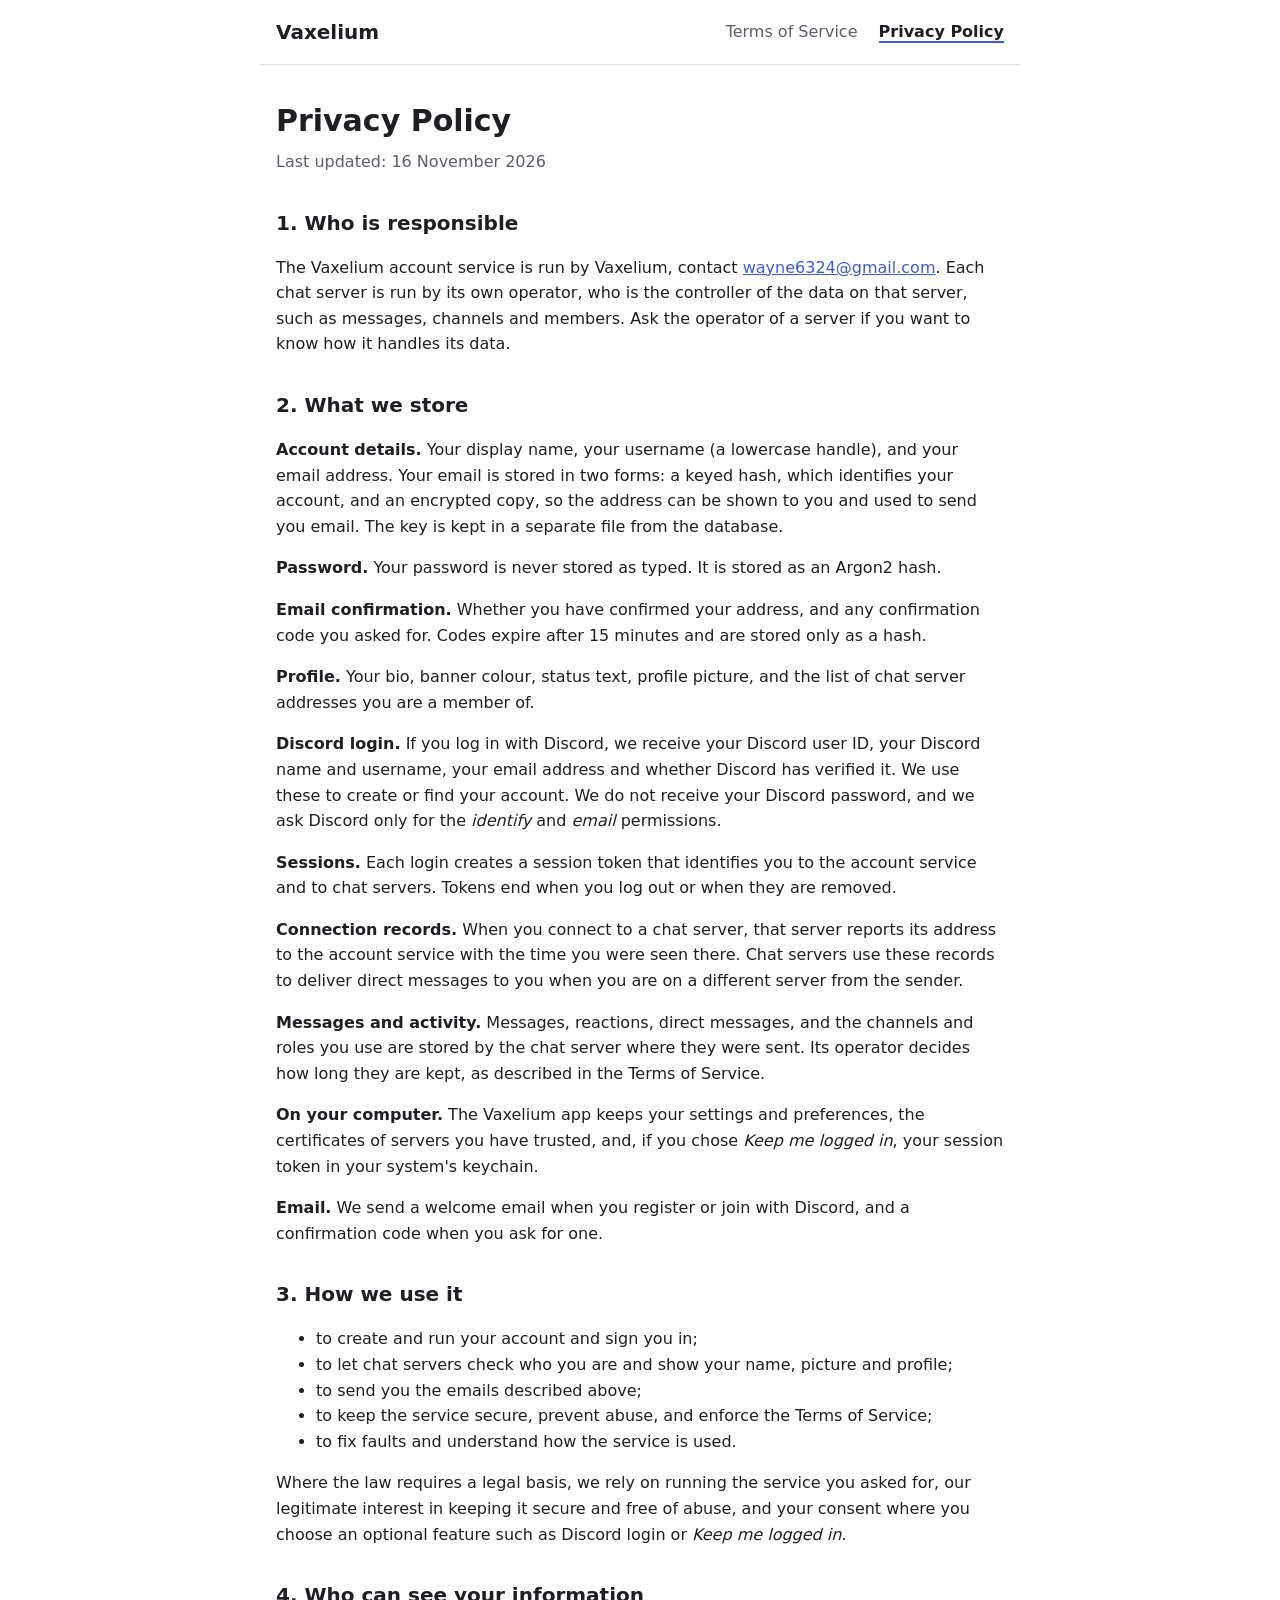
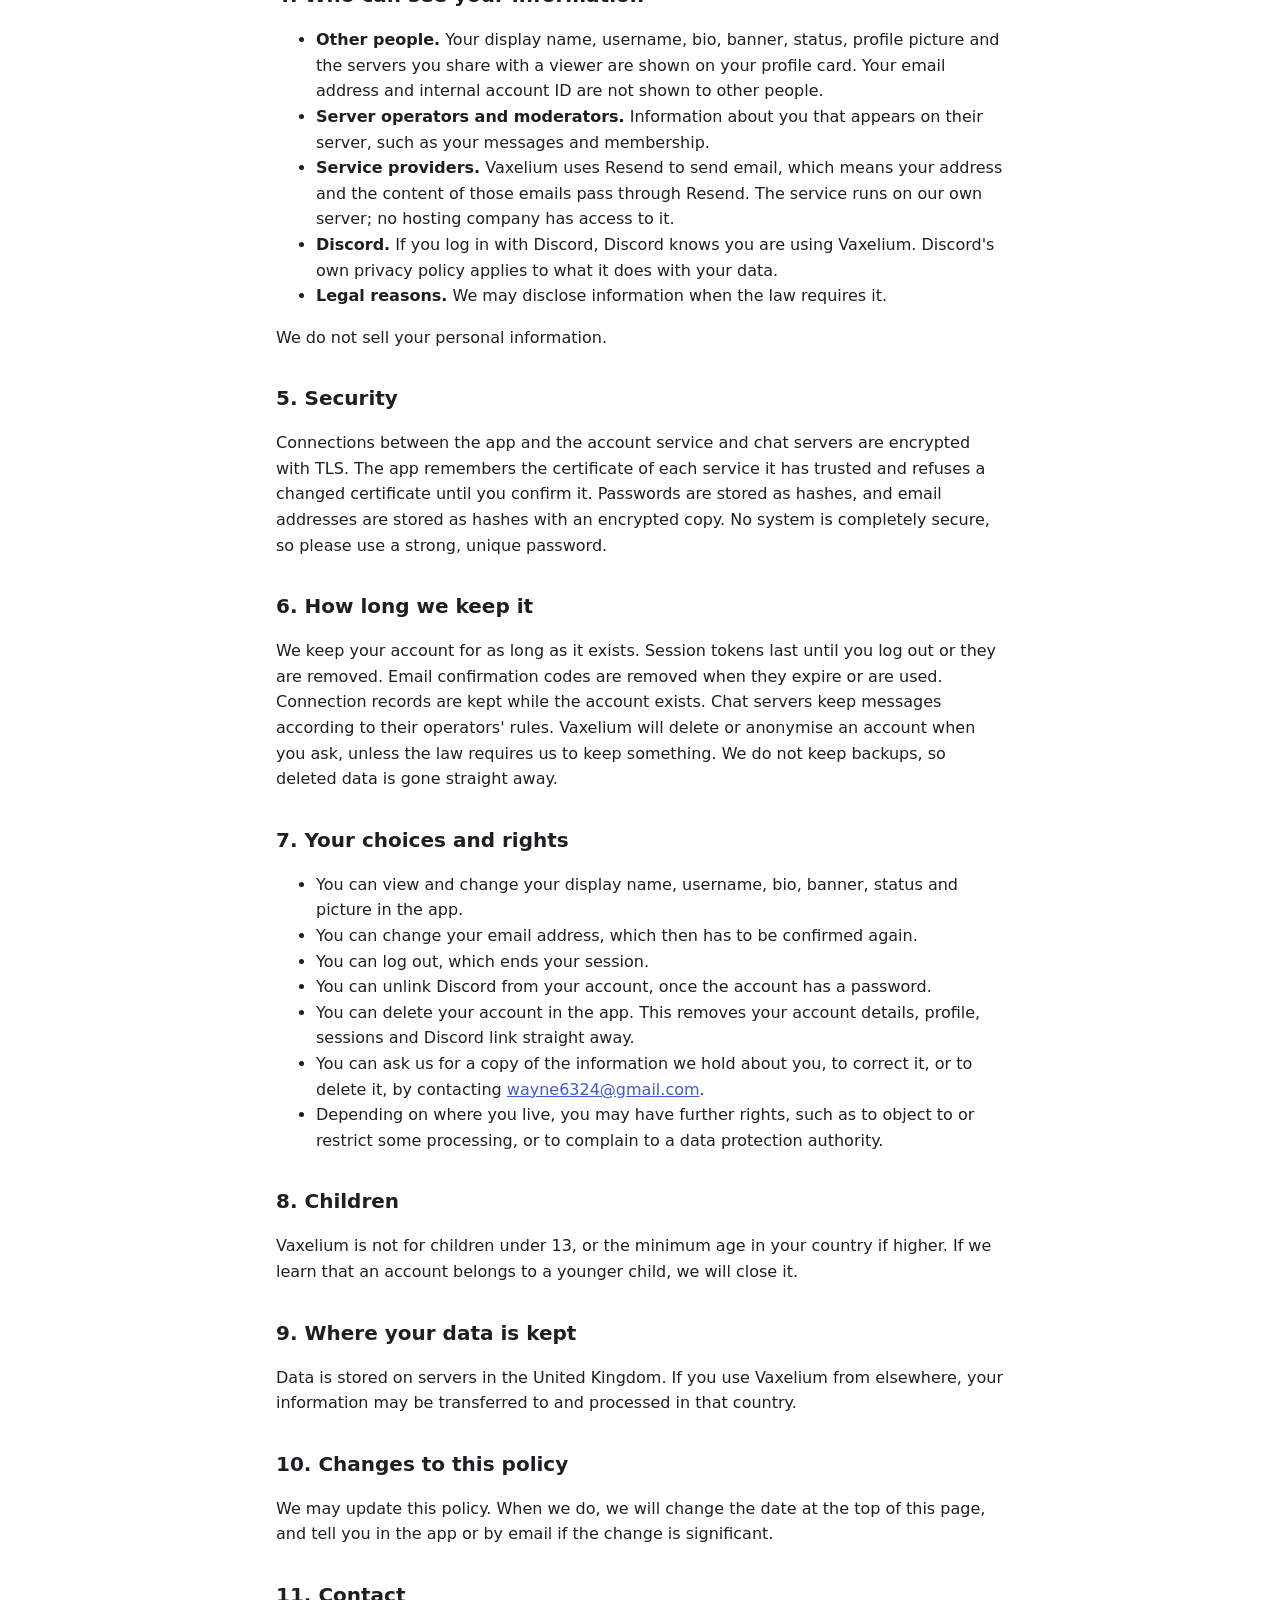
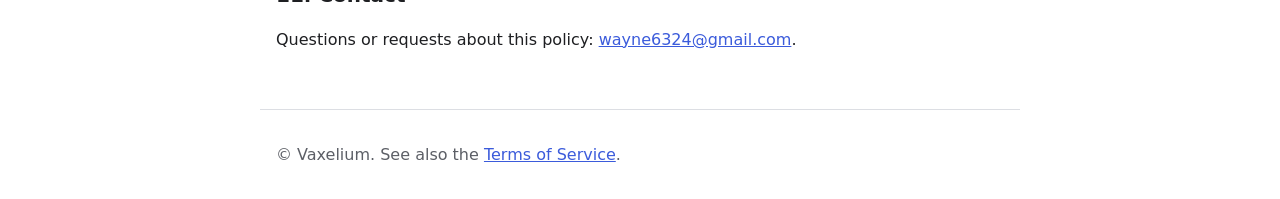
<file: docs/privacy.html>
<!doctype html>
<html lang="en">
<head>
    <meta charset="utf-8">
    <meta name="viewport" content="width=device-width, initial-scale=1">
    <title>Privacy Policy · Vaxelium</title>
    <meta name="description" content="What Vaxelium stores about you, why, and what you can do about it.">
    <link rel="stylesheet" href="style.css">
</head>
<body>
<header>
    <a class="brand" href="privacy.html">Vaxelium</a>
    <nav>
        <a href="terms.html">Terms of Service</a>
        <a href="privacy.html" aria-current="page">Privacy Policy</a>
    </nav>
</header>

<main>
    <h1>Privacy Policy</h1>
    <p class="updated">Last updated: 16 November 2026</p>


    <h2>1. Who is responsible</h2>
    <p>The Vaxelium account service is run by Vaxelium, contact <a href="mailto:wayne6324@gmail.com">wayne6324@gmail.com</a>. Each chat server is run by its own operator, who is the controller of the data on that server, such as messages, channels and members. Ask the operator of a server if you want to know how it handles its data.</p>

    <h2>2. What we store</h2>
    <p><strong>Account details.</strong> Your display name, your username (a lowercase handle), and your email address. Your email is stored in two forms: a keyed hash, which identifies your account, and an encrypted copy, so the address can be shown to you and used to send you email. The key is kept in a separate file from the database.</p>
    <p><strong>Password.</strong> Your password is never stored as typed. It is stored as an Argon2 hash.</p>
    <p><strong>Email confirmation.</strong> Whether you have confirmed your address, and any confirmation code you asked for. Codes expire after 15 minutes and are stored only as a hash.</p>
    <p><strong>Profile.</strong> Your bio, banner colour, status text, profile picture, and the list of chat server addresses you are a member of.</p>
    <p><strong>Discord login.</strong> If you log in with Discord, we receive your Discord user ID, your Discord name and username, your email address and whether Discord has verified it. We use these to create or find your account. We do not receive your Discord password, and we ask Discord only for the <em>identify</em> and <em>email</em> permissions.</p>
    <p><strong>Sessions.</strong> Each login creates a session token that identifies you to the account service and to chat servers. Tokens end when you log out or when they are removed.</p>
    <p><strong>Connection records.</strong> When you connect to a chat server, that server reports its address to the account service with the time you were seen there. Chat servers use these records to deliver direct messages to you when you are on a different server from the sender.</p>
    <p><strong>Messages and activity.</strong> Messages, reactions, direct messages, and the channels and roles you use are stored by the chat server where they were sent. Its operator decides how long they are kept, as described in the Terms of Service.</p>
    <p><strong>On your computer.</strong> The Vaxelium app keeps your settings and preferences, the certificates of servers you have trusted, and, if you chose <em>Keep me logged in</em>, your session token in your system's keychain.</p>
    <p><strong>Email.</strong> We send a welcome email when you register or join with Discord, and a confirmation code when you ask for one.</p>

    <h2>3. How we use it</h2>
    <ul>
        <li>to create and run your account and sign you in;</li>
        <li>to let chat servers check who you are and show your name, picture and profile;</li>
        <li>to send you the emails described above;</li>
        <li>to keep the service secure, prevent abuse, and enforce the Terms of Service;</li>
        <li>to fix faults and understand how the service is used.</li>
    </ul>
    <p>Where the law requires a legal basis, we rely on running the service you asked for, our legitimate interest in keeping it secure and free of abuse, and your consent where you choose an optional feature such as Discord login or <em>Keep me logged in</em>.</p>

    <h2>4. Who can see your information</h2>
    <ul>
        <li><strong>Other people.</strong> Your display name, username, bio, banner, status, profile picture and the servers you share with a viewer are shown on your profile card. Your email address and internal account ID are not shown to other people.</li>
        <li><strong>Server operators and moderators.</strong> Information about you that appears on their server, such as your messages and membership.</li>
        <li><strong>Service providers.</strong> Vaxelium uses Resend to send email, which means your address and the content of those emails pass through Resend. The service runs on our own server; no hosting company has access to it.</li>
        <li><strong>Discord.</strong> If you log in with Discord, Discord knows you are using Vaxelium. Discord's own privacy policy applies to what it does with your data.</li>
        <li><strong>Legal reasons.</strong> We may disclose information when the law requires it.</li>
    </ul>
    <p>We do not sell your personal information.</p>

    <h2>5. Security</h2>
    <p>Connections between the app and the account service and chat servers are encrypted with TLS. The app remembers the certificate of each service it has trusted and refuses a changed certificate until you confirm it. Passwords are stored as hashes, and email addresses are stored as hashes with an encrypted copy. No system is completely secure, so please use a strong, unique password.</p>

    <h2>6. How long we keep it</h2>
    <p>We keep your account for as long as it exists. Session tokens last until you log out or they are removed. Email confirmation codes are removed when they expire or are used. Connection records are kept while the account exists. Chat servers keep messages according to their operators' rules. Vaxelium will delete or anonymise an account when you ask, unless the law requires us to keep something. We do not keep backups, so deleted data is gone straight away.</p>

    <h2>7. Your choices and rights</h2>
    <ul>
        <li>You can view and change your display name, username, bio, banner, status and picture in the app.</li>
        <li>You can change your email address, which then has to be confirmed again.</li>
        <li>You can log out, which ends your session.</li>
        <li>You can unlink Discord from your account, once the account has a password.</li>
        <li>You can delete your account in the app. This removes your account details, profile, sessions and Discord link straight away.</li>
        <li>You can ask us for a copy of the information we hold about you, to correct it, or to delete it, by contacting <a href="mailto:wayne6324@gmail.com">wayne6324@gmail.com</a>.</li>
        <li>Depending on where you live, you may have further rights, such as to object to or restrict some processing, or to complain to a data protection authority.</li>
    </ul>

    <h2>8. Children</h2>
    <p>Vaxelium is not for children under 13, or the minimum age in your country if higher. If we learn that an account belongs to a younger child, we will close it.</p>

    <h2>9. Where your data is kept</h2>
    <p>Data is stored on servers in the United Kingdom. If you use Vaxelium from elsewhere, your information may be transferred to and processed in that country.</p>

    <h2>10. Changes to this policy</h2>
    <p>We may update this policy. When we do, we will change the date at the top of this page, and tell you in the app or by email if the change is significant.</p>

    <h2>11. Contact</h2>
    <p>Questions or requests about this policy: <a href="mailto:wayne6324@gmail.com">wayne6324@gmail.com</a>.</p>
</main>

<footer>
    <p>&copy; Vaxelium. See also the <a href="terms.html">Terms of Service</a>.</p>
</footer>
</body>
</html>
</file>
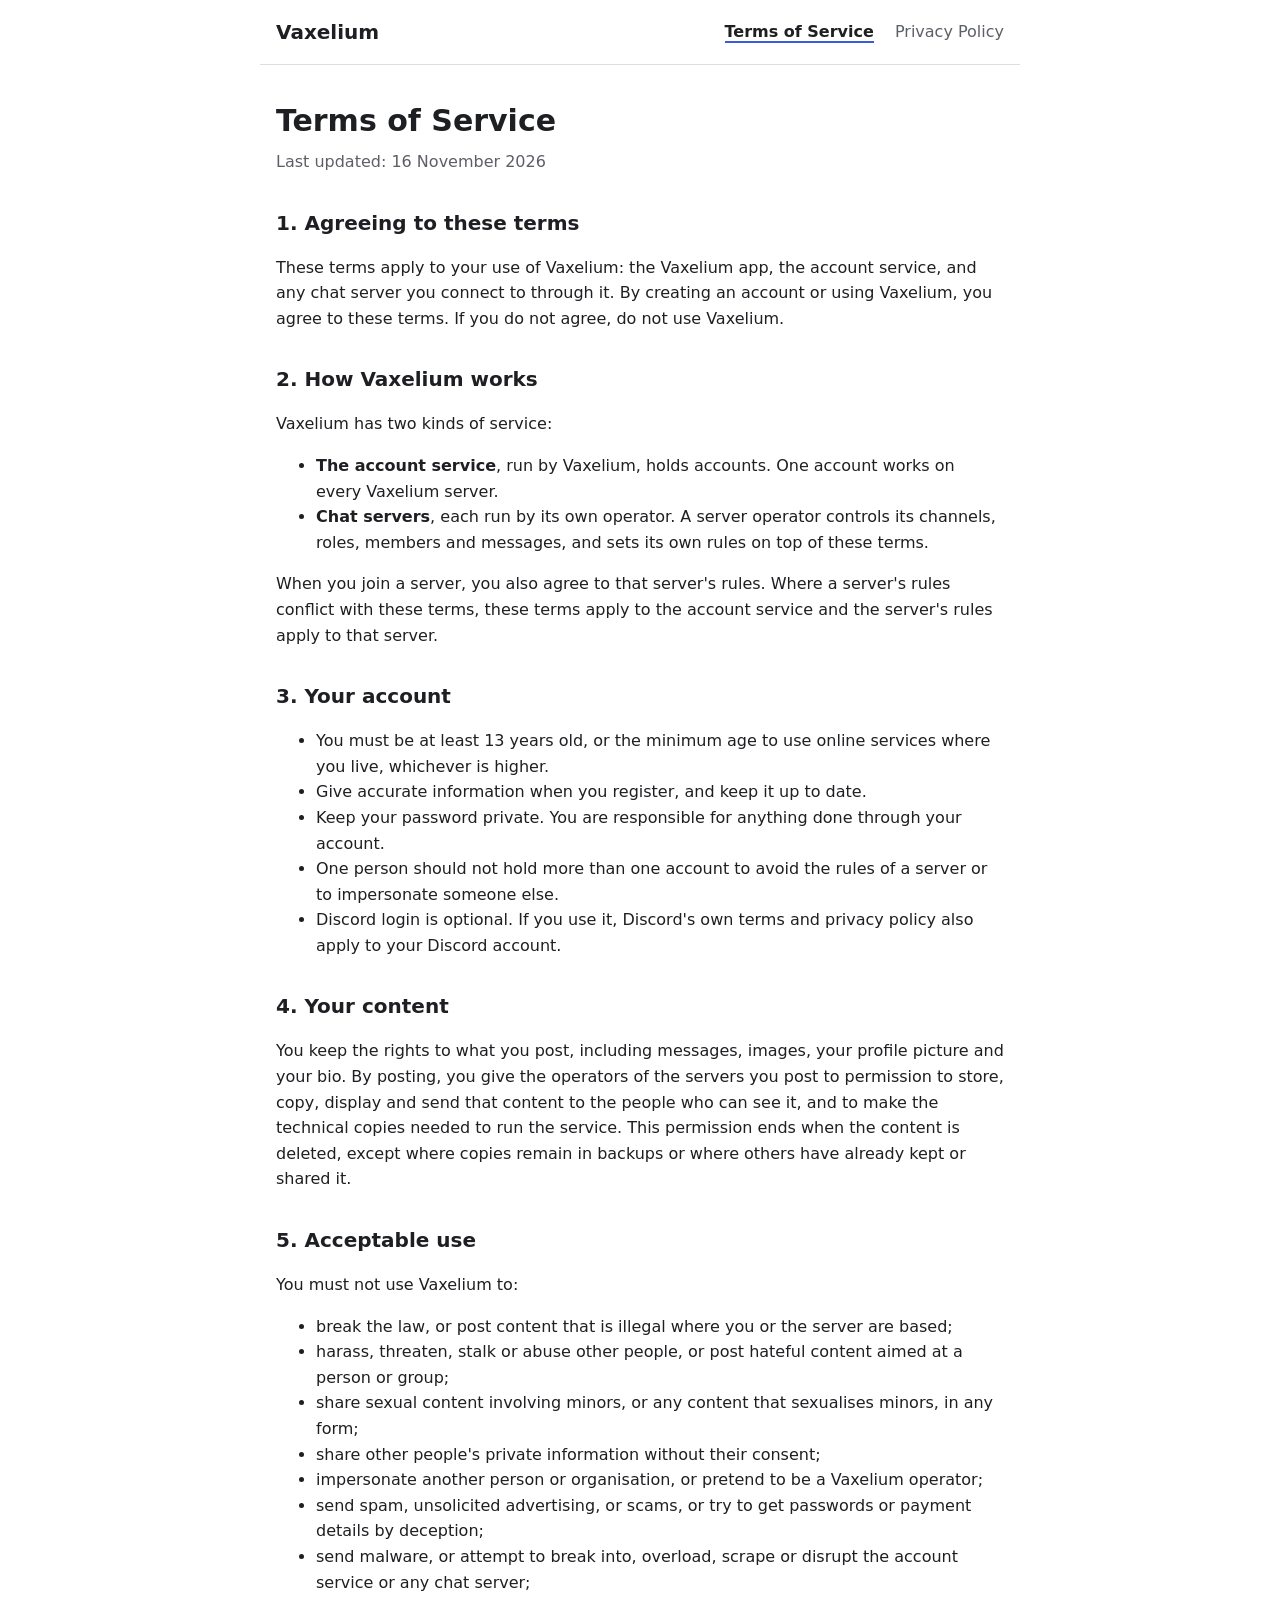
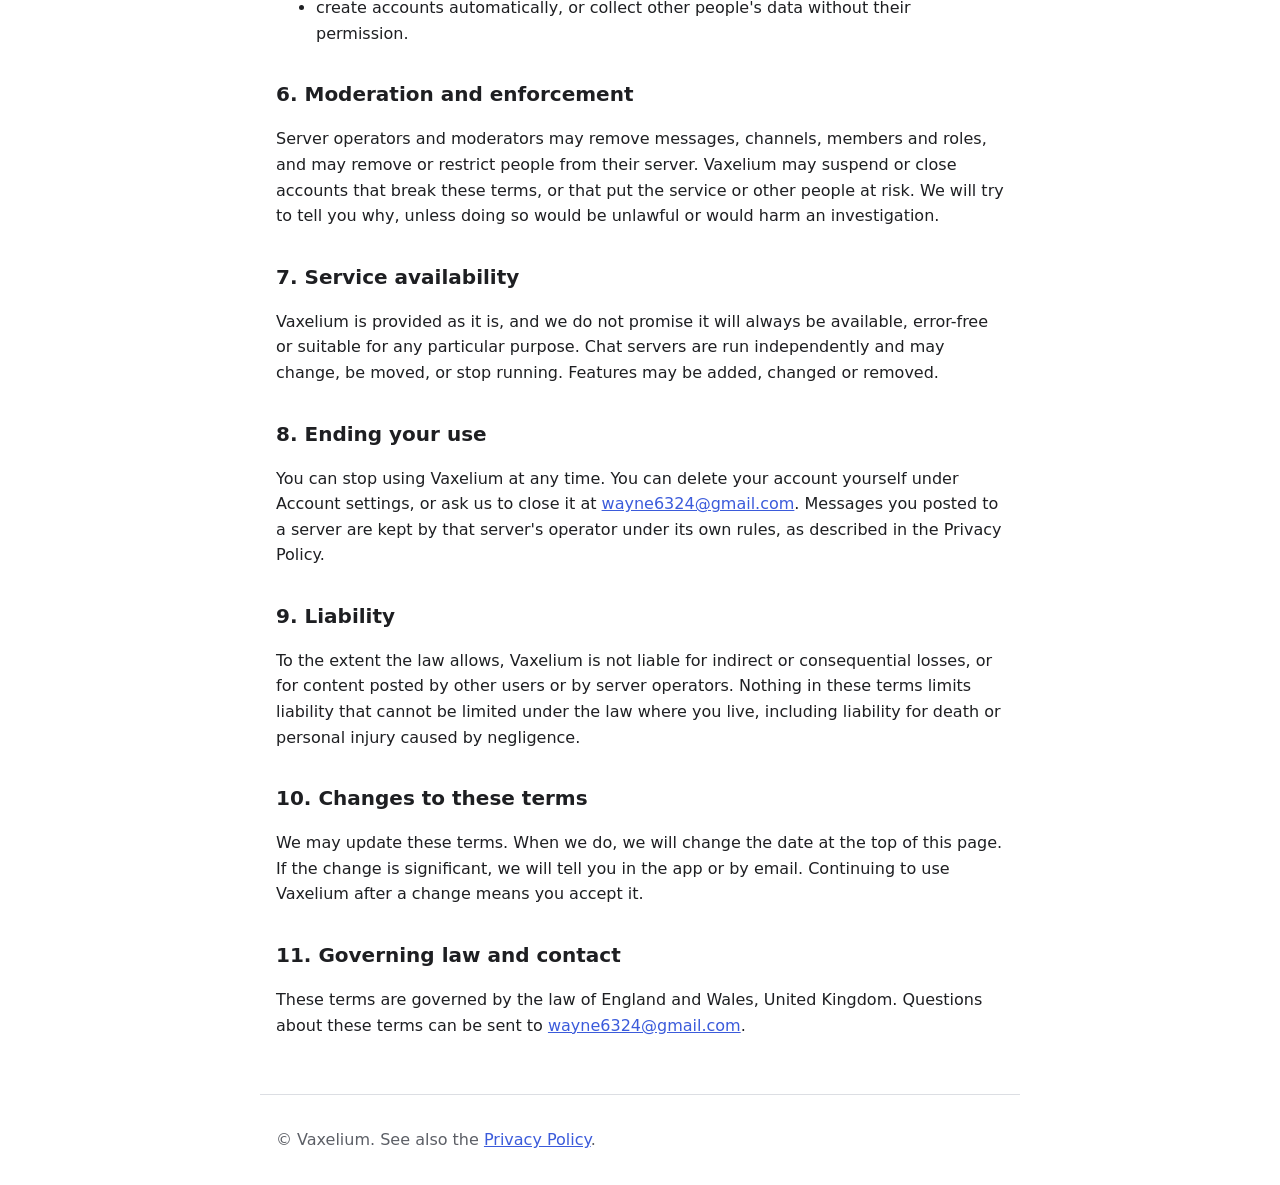
<file: docs/terms.html>
<!doctype html>
<html lang="en">
<head>
    <meta charset="utf-8">
    <meta name="viewport" content="width=device-width, initial-scale=1">
    <title>Terms of Service · Vaxelium</title>
    <meta name="description" content="The terms for using Vaxelium accounts and chat servers.">
    <link rel="stylesheet" href="style.css">
</head>
<body>
<header>
    <a class="brand" href="terms.html">Vaxelium</a>
    <nav>
        <a href="terms.html" aria-current="page">Terms of Service</a>
        <a href="privacy.html">Privacy Policy</a>
    </nav>
</header>

<main>
    <h1>Terms of Service</h1>
    <p class="updated">Last updated: 16 November 2026</p>


    <h2>1. Agreeing to these terms</h2>
    <p>These terms apply to your use of Vaxelium: the Vaxelium app, the account service, and any chat server you connect to through it. By creating an account or using Vaxelium, you agree to these terms. If you do not agree, do not use Vaxelium.</p>

    <h2>2. How Vaxelium works</h2>
    <p>Vaxelium has two kinds of service:</p>
    <ul>
        <li><strong>The account service</strong>, run by Vaxelium, holds accounts. One account works on every Vaxelium server.</li>
        <li><strong>Chat servers</strong>, each run by its own operator. A server operator controls its channels, roles, members and messages, and sets its own rules on top of these terms.</li>
    </ul>
    <p>When you join a server, you also agree to that server's rules. Where a server's rules conflict with these terms, these terms apply to the account service and the server's rules apply to that server.</p>

    <h2>3. Your account</h2>
    <ul>
        <li>You must be at least 13 years old, or the minimum age to use online services where you live, whichever is higher.</li>
        <li>Give accurate information when you register, and keep it up to date.</li>
        <li>Keep your password private. You are responsible for anything done through your account.</li>
        <li>One person should not hold more than one account to avoid the rules of a server or to impersonate someone else.</li>
        <li>Discord login is optional. If you use it, Discord's own terms and privacy policy also apply to your Discord account.</li>
    </ul>

    <h2>4. Your content</h2>
    <p>You keep the rights to what you post, including messages, images, your profile picture and your bio. By posting, you give the operators of the servers you post to permission to store, copy, display and send that content to the people who can see it, and to make the technical copies needed to run the service. This permission ends when the content is deleted, except where copies remain in backups or where others have already kept or shared it.</p>

    <h2>5. Acceptable use</h2>
    <p>You must not use Vaxelium to:</p>
    <ul>
        <li>break the law, or post content that is illegal where you or the server are based;</li>
        <li>harass, threaten, stalk or abuse other people, or post hateful content aimed at a person or group;</li>
        <li>share sexual content involving minors, or any content that sexualises minors, in any form;</li>
        <li>share other people's private information without their consent;</li>
        <li>impersonate another person or organisation, or pretend to be a Vaxelium operator;</li>
        <li>send spam, unsolicited advertising, or scams, or try to get passwords or payment details by deception;</li>
        <li>send malware, or attempt to break into, overload, scrape or disrupt the account service or any chat server;</li>
        <li>create accounts automatically, or collect other people's data without their permission.</li>
    </ul>

    <h2>6. Moderation and enforcement</h2>
    <p>Server operators and moderators may remove messages, channels, members and roles, and may remove or restrict people from their server. Vaxelium may suspend or close accounts that break these terms, or that put the service or other people at risk. We will try to tell you why, unless doing so would be unlawful or would harm an investigation.</p>

    <h2>7. Service availability</h2>
    <p>Vaxelium is provided as it is, and we do not promise it will always be available, error-free or suitable for any particular purpose. Chat servers are run independently and may change, be moved, or stop running. Features may be added, changed or removed.</p>

    <h2>8. Ending your use</h2>
    <p>You can stop using Vaxelium at any time. You can delete your account yourself under Account settings, or ask us to close it at <a href="mailto:wayne6324@gmail.com">wayne6324@gmail.com</a>. Messages you posted to a server are kept by that server's operator under its own rules, as described in the Privacy Policy.</p>

    <h2>9. Liability</h2>
    <p>To the extent the law allows, Vaxelium is not liable for indirect or consequential losses, or for content posted by other users or by server operators. Nothing in these terms limits liability that cannot be limited under the law where you live, including liability for death or personal injury caused by negligence.</p>

    <h2>10. Changes to these terms</h2>
    <p>We may update these terms. When we do, we will change the date at the top of this page. If the change is significant, we will tell you in the app or by email. Continuing to use Vaxelium after a change means you accept it.</p>

    <h2>11. Governing law and contact</h2>
    <p>These terms are governed by the law of England and Wales, United Kingdom. Questions about these terms can be sent to <a href="mailto:wayne6324@gmail.com">wayne6324@gmail.com</a>.</p>
</main>

<footer>
    <p>&copy; Vaxelium. See also the <a href="privacy.html">Privacy Policy</a>.</p>
</footer>
</body>
</html>
</file>
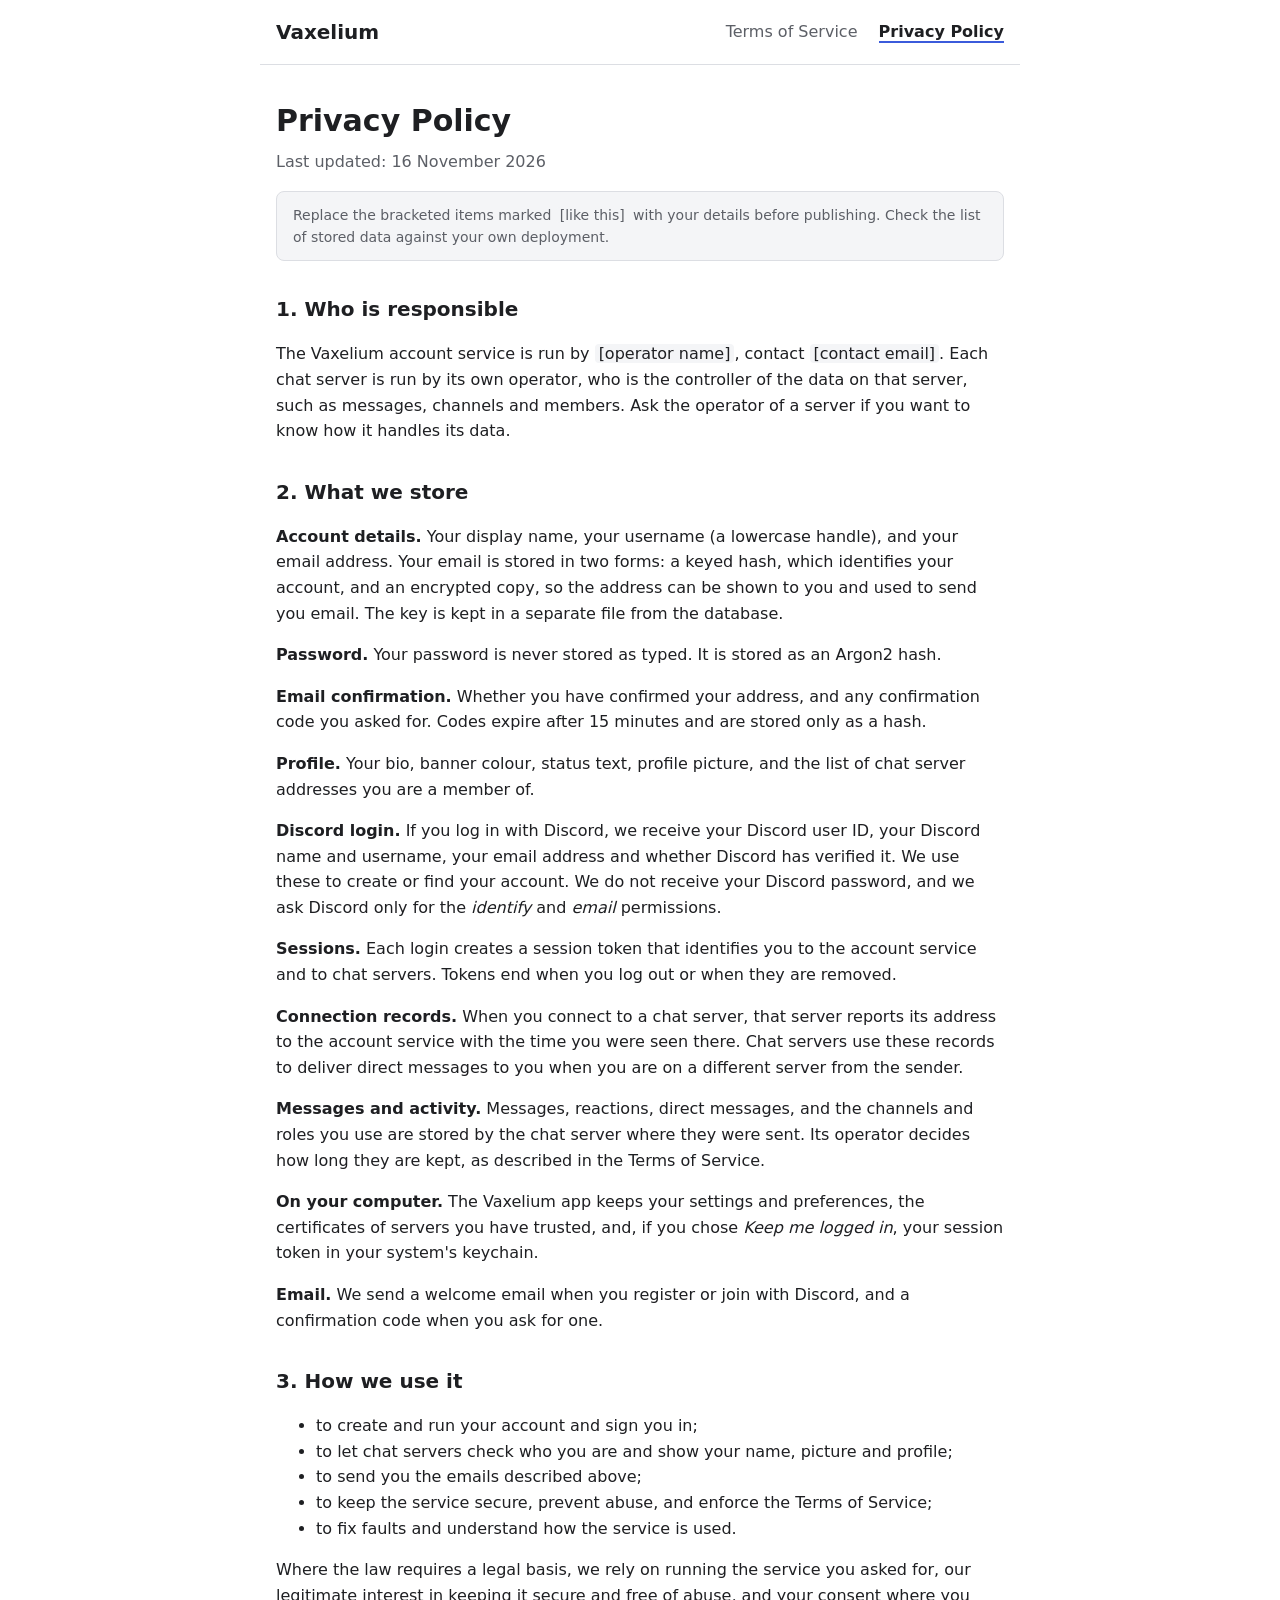
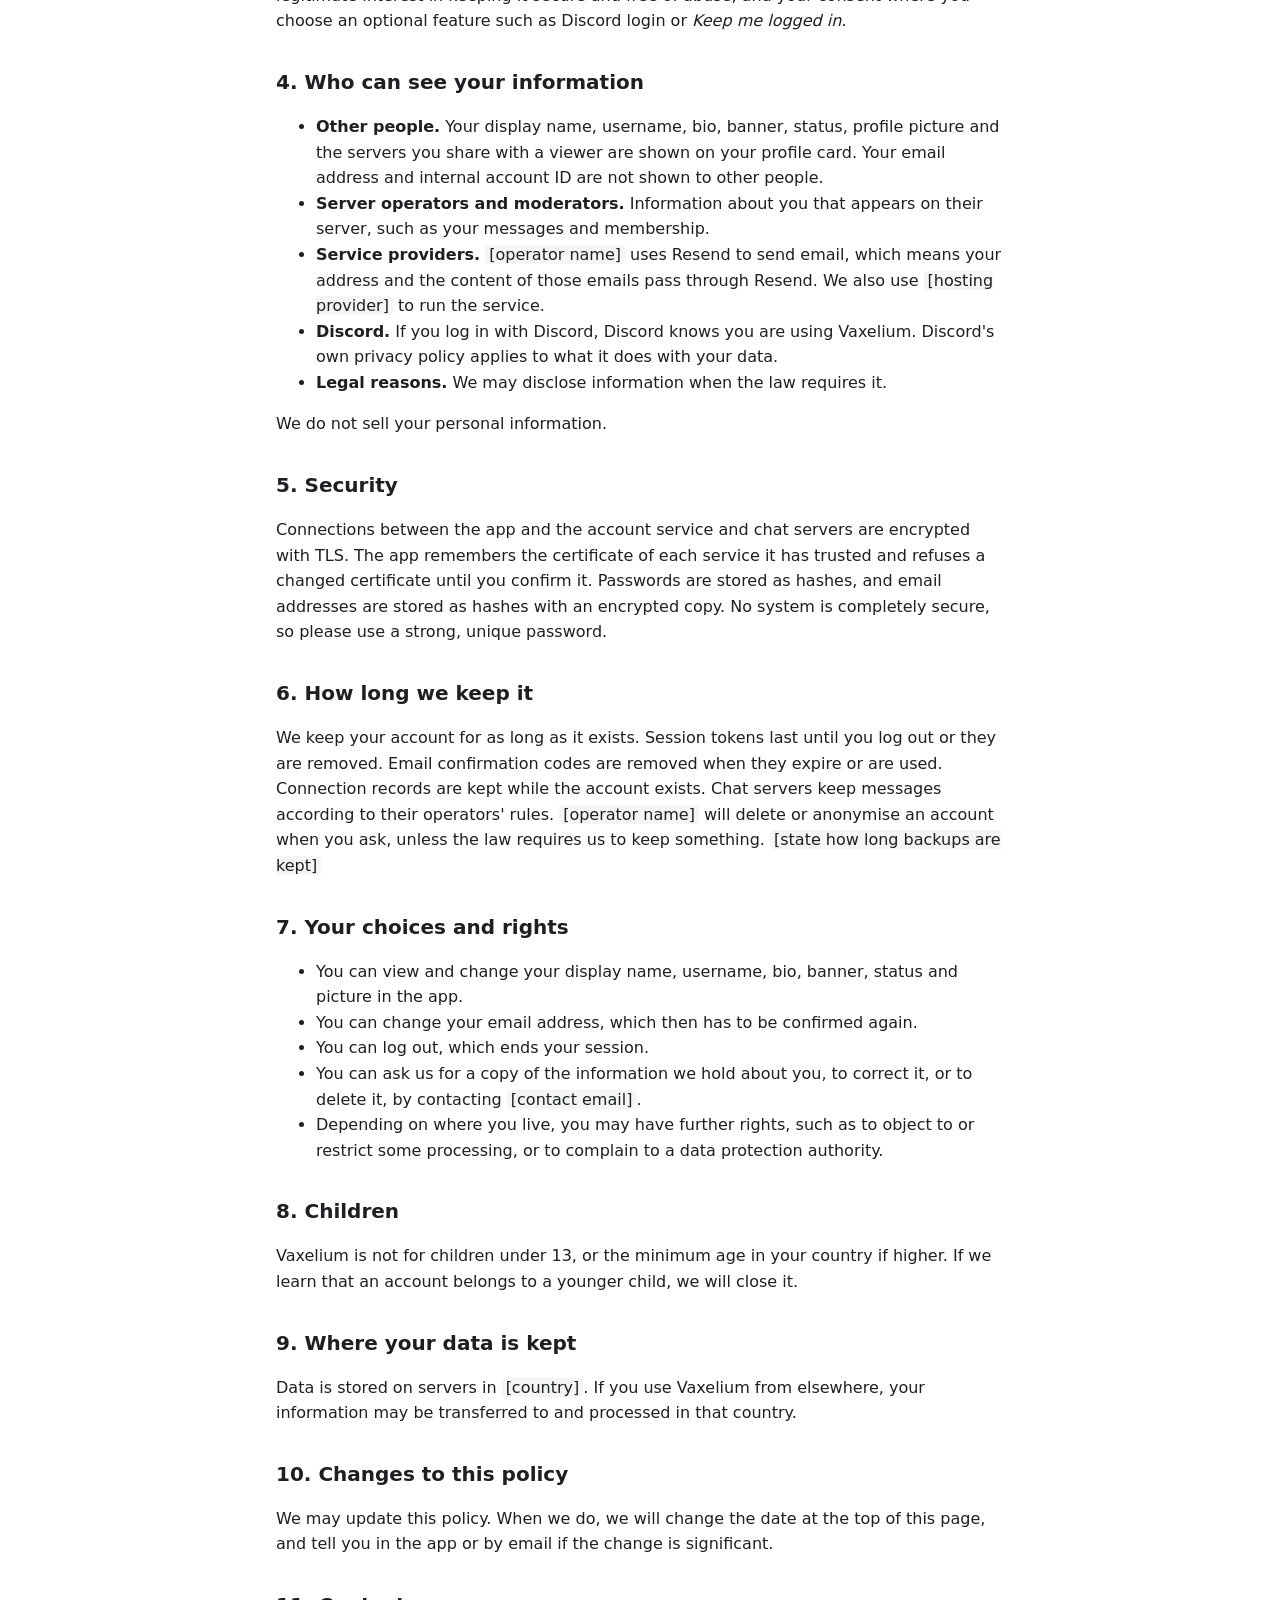
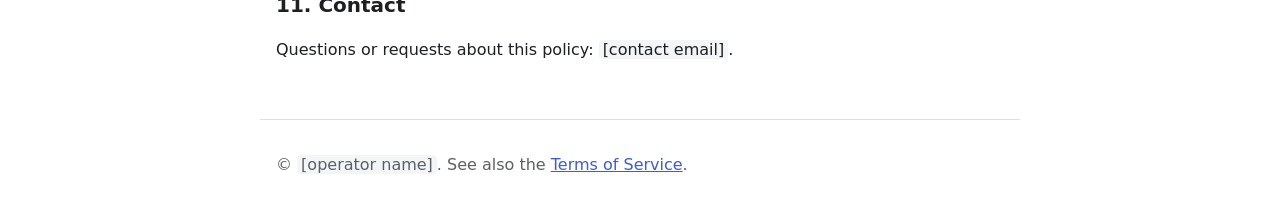
<file: web/privacy.html>
<!doctype html>
<html lang="en">
<head>
    <meta charset="utf-8">
    <meta name="viewport" content="width=device-width, initial-scale=1">
    <title>Privacy Policy · Vaxelium</title>
    <meta name="description" content="What Vaxelium stores about you, why, and what you can do about it.">
    <link rel="stylesheet" href="style.css">
</head>
<body>
<header>
    <a class="brand" href="privacy.html">Vaxelium</a>
    <nav>
        <a href="terms.html">Terms of Service</a>
        <a href="privacy.html" aria-current="page">Privacy Policy</a>
    </nav>
</header>

<main>
    <h1>Privacy Policy</h1>
    <p class="updated">Last updated: 16 November 2026</p>

    <p class="notice">Replace the bracketed items marked <span class="placeholder">[like this]</span> with your details before publishing. Check the list of stored data against your own deployment.</p>

    <h2>1. Who is responsible</h2>
    <p>The Vaxelium account service is run by <span class="placeholder">[operator name]</span>, contact <span class="placeholder">[contact email]</span>. Each chat server is run by its own operator, who is the controller of the data on that server, such as messages, channels and members. Ask the operator of a server if you want to know how it handles its data.</p>

    <h2>2. What we store</h2>
    <p><strong>Account details.</strong> Your display name, your username (a lowercase handle), and your email address. Your email is stored in two forms: a keyed hash, which identifies your account, and an encrypted copy, so the address can be shown to you and used to send you email. The key is kept in a separate file from the database.</p>
    <p><strong>Password.</strong> Your password is never stored as typed. It is stored as an Argon2 hash.</p>
    <p><strong>Email confirmation.</strong> Whether you have confirmed your address, and any confirmation code you asked for. Codes expire after 15 minutes and are stored only as a hash.</p>
    <p><strong>Profile.</strong> Your bio, banner colour, status text, profile picture, and the list of chat server addresses you are a member of.</p>
    <p><strong>Discord login.</strong> If you log in with Discord, we receive your Discord user ID, your Discord name and username, your email address and whether Discord has verified it. We use these to create or find your account. We do not receive your Discord password, and we ask Discord only for the <em>identify</em> and <em>email</em> permissions.</p>
    <p><strong>Sessions.</strong> Each login creates a session token that identifies you to the account service and to chat servers. Tokens end when you log out or when they are removed.</p>
    <p><strong>Connection records.</strong> When you connect to a chat server, that server reports its address to the account service with the time you were seen there. Chat servers use these records to deliver direct messages to you when you are on a different server from the sender.</p>
    <p><strong>Messages and activity.</strong> Messages, reactions, direct messages, and the channels and roles you use are stored by the chat server where they were sent. Its operator decides how long they are kept, as described in the Terms of Service.</p>
    <p><strong>On your computer.</strong> The Vaxelium app keeps your settings and preferences, the certificates of servers you have trusted, and, if you chose <em>Keep me logged in</em>, your session token in your system's keychain.</p>
    <p><strong>Email.</strong> We send a welcome email when you register or join with Discord, and a confirmation code when you ask for one.</p>

    <h2>3. How we use it</h2>
    <ul>
        <li>to create and run your account and sign you in;</li>
        <li>to let chat servers check who you are and show your name, picture and profile;</li>
        <li>to send you the emails described above;</li>
        <li>to keep the service secure, prevent abuse, and enforce the Terms of Service;</li>
        <li>to fix faults and understand how the service is used.</li>
    </ul>
    <p>Where the law requires a legal basis, we rely on running the service you asked for, our legitimate interest in keeping it secure and free of abuse, and your consent where you choose an optional feature such as Discord login or <em>Keep me logged in</em>.</p>

    <h2>4. Who can see your information</h2>
    <ul>
        <li><strong>Other people.</strong> Your display name, username, bio, banner, status, profile picture and the servers you share with a viewer are shown on your profile card. Your email address and internal account ID are not shown to other people.</li>
        <li><strong>Server operators and moderators.</strong> Information about you that appears on their server, such as your messages and membership.</li>
        <li><strong>Service providers.</strong> <span class="placeholder">[operator name]</span> uses Resend to send email, which means your address and the content of those emails pass through Resend. We also use <span class="placeholder">[hosting provider]</span> to run the service.</li>
        <li><strong>Discord.</strong> If you log in with Discord, Discord knows you are using Vaxelium. Discord's own privacy policy applies to what it does with your data.</li>
        <li><strong>Legal reasons.</strong> We may disclose information when the law requires it.</li>
    </ul>
    <p>We do not sell your personal information.</p>

    <h2>5. Security</h2>
    <p>Connections between the app and the account service and chat servers are encrypted with TLS. The app remembers the certificate of each service it has trusted and refuses a changed certificate until you confirm it. Passwords are stored as hashes, and email addresses are stored as hashes with an encrypted copy. No system is completely secure, so please use a strong, unique password.</p>

    <h2>6. How long we keep it</h2>
    <p>We keep your account for as long as it exists. Session tokens last until you log out or they are removed. Email confirmation codes are removed when they expire or are used. Connection records are kept while the account exists. Chat servers keep messages according to their operators' rules. <span class="placeholder">[operator name]</span> will delete or anonymise an account when you ask, unless the law requires us to keep something. <span class="placeholder">[state how long backups are kept]</span></p>

    <h2>7. Your choices and rights</h2>
    <ul>
        <li>You can view and change your display name, username, bio, banner, status and picture in the app.</li>
        <li>You can change your email address, which then has to be confirmed again.</li>
        <li>You can log out, which ends your session.</li>
        <li>You can ask us for a copy of the information we hold about you, to correct it, or to delete it, by contacting <span class="placeholder">[contact email]</span>.</li>
        <li>Depending on where you live, you may have further rights, such as to object to or restrict some processing, or to complain to a data protection authority.</li>
    </ul>

    <h2>8. Children</h2>
    <p>Vaxelium is not for children under 13, or the minimum age in your country if higher. If we learn that an account belongs to a younger child, we will close it.</p>

    <h2>9. Where your data is kept</h2>
    <p>Data is stored on servers in <span class="placeholder">[country]</span>. If you use Vaxelium from elsewhere, your information may be transferred to and processed in that country.</p>

    <h2>10. Changes to this policy</h2>
    <p>We may update this policy. When we do, we will change the date at the top of this page, and tell you in the app or by email if the change is significant.</p>

    <h2>11. Contact</h2>
    <p>Questions or requests about this policy: <span class="placeholder">[contact email]</span>.</p>
</main>

<footer>
    <p>&copy; <span class="placeholder">[operator name]</span>. See also the <a href="terms.html">Terms of Service</a>.</p>
</footer>
</body>
</html>
</file>
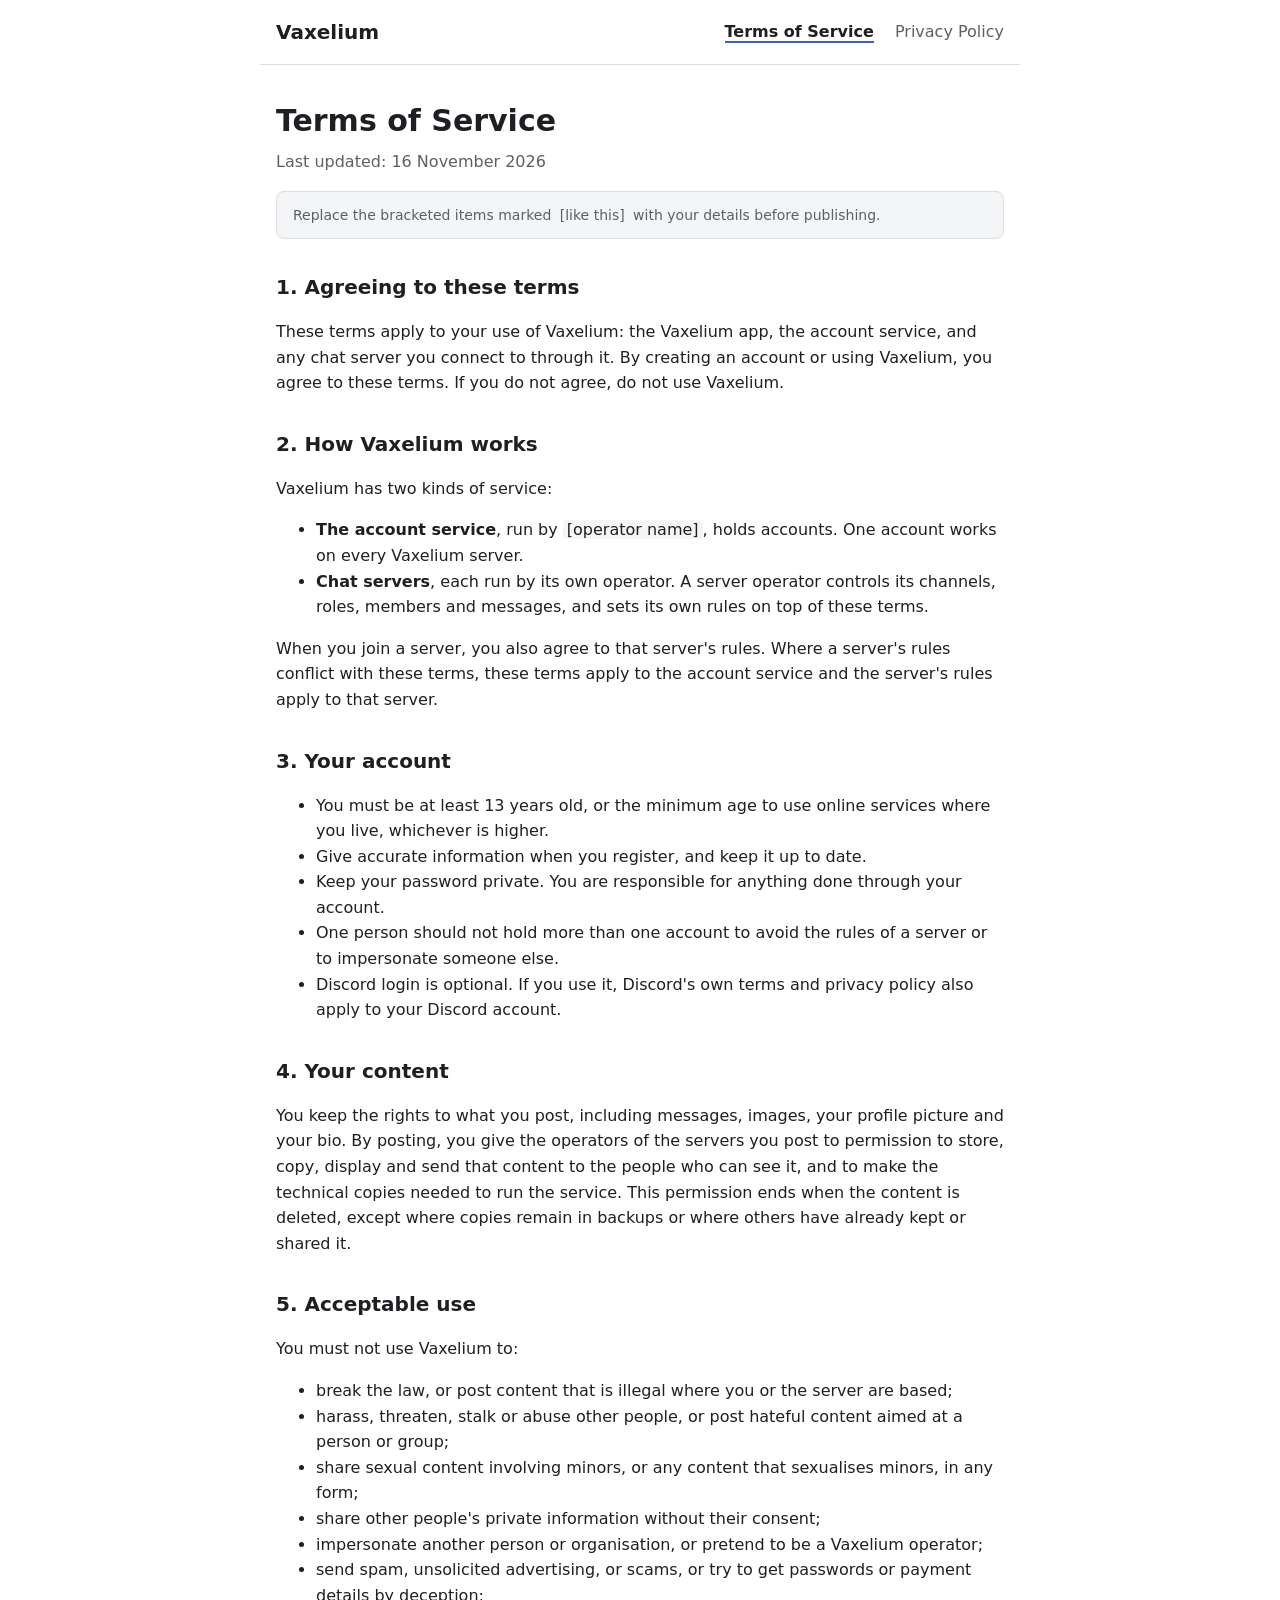
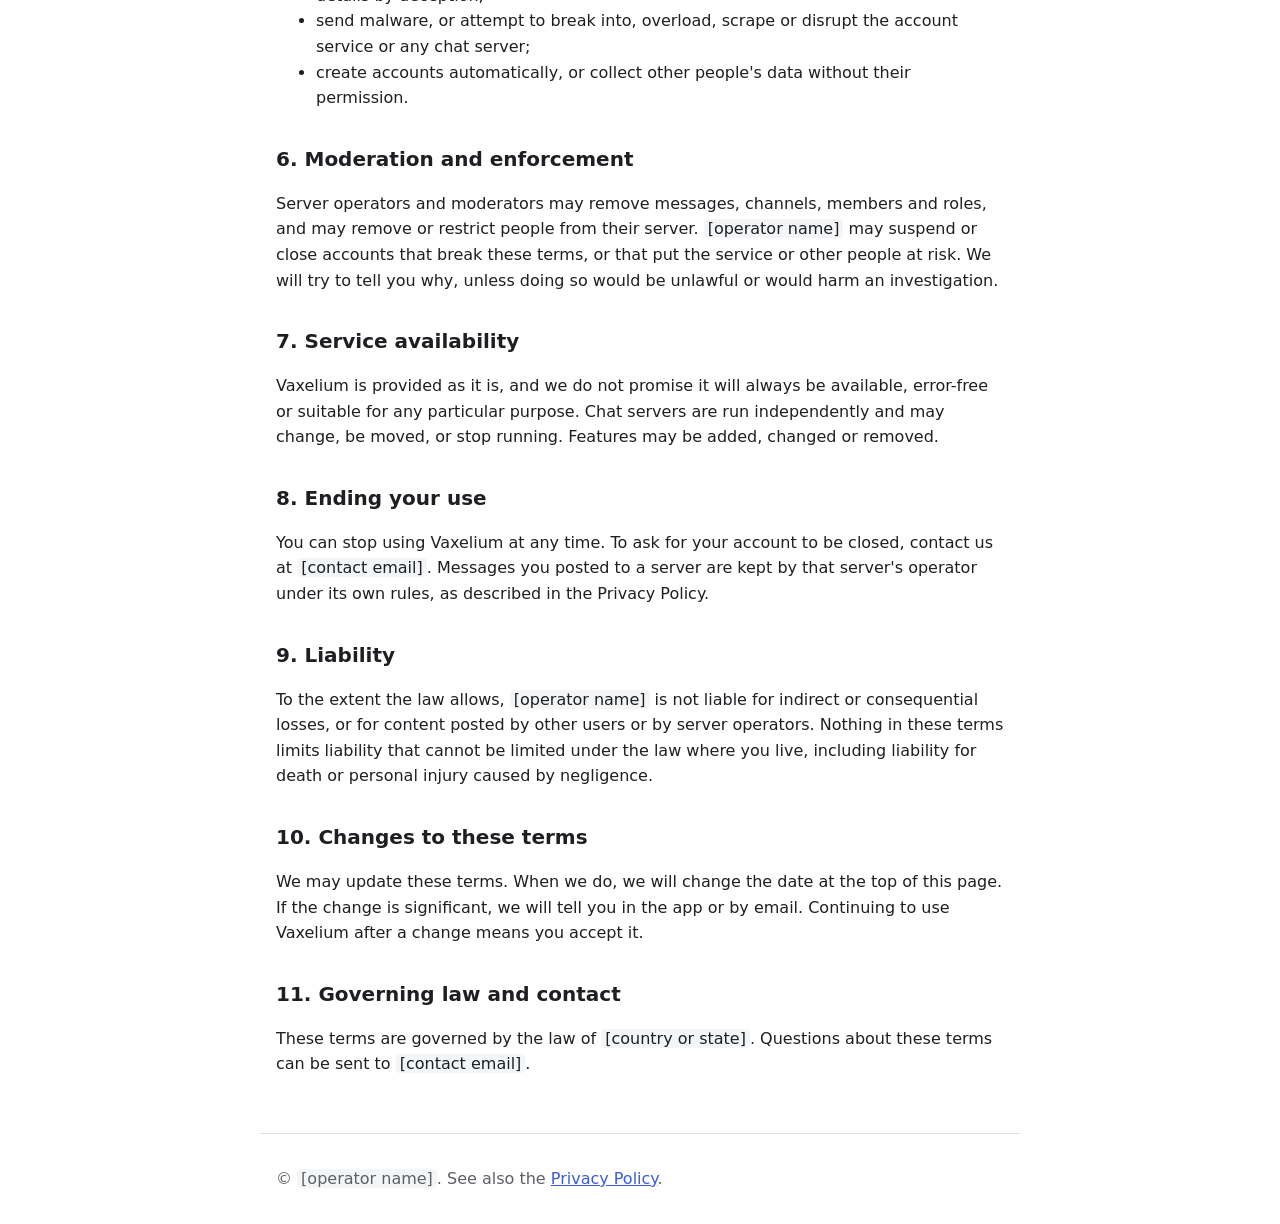
<file: web/terms.html>
<!doctype html>
<html lang="en">
<head>
    <meta charset="utf-8">
    <meta name="viewport" content="width=device-width, initial-scale=1">
    <title>Terms of Service · Vaxelium</title>
    <meta name="description" content="The terms for using Vaxelium accounts and chat servers.">
    <link rel="stylesheet" href="style.css">
</head>
<body>
<header>
    <a class="brand" href="terms.html">Vaxelium</a>
    <nav>
        <a href="terms.html" aria-current="page">Terms of Service</a>
        <a href="privacy.html">Privacy Policy</a>
    </nav>
</header>

<main>
    <h1>Terms of Service</h1>
    <p class="updated">Last updated: 16 November 2026</p>

    <p class="notice">Replace the bracketed items marked <span class="placeholder">[like this]</span> with your details before publishing.</p>

    <h2>1. Agreeing to these terms</h2>
    <p>These terms apply to your use of Vaxelium: the Vaxelium app, the account service, and any chat server you connect to through it. By creating an account or using Vaxelium, you agree to these terms. If you do not agree, do not use Vaxelium.</p>

    <h2>2. How Vaxelium works</h2>
    <p>Vaxelium has two kinds of service:</p>
    <ul>
        <li><strong>The account service</strong>, run by <span class="placeholder">[operator name]</span>, holds accounts. One account works on every Vaxelium server.</li>
        <li><strong>Chat servers</strong>, each run by its own operator. A server operator controls its channels, roles, members and messages, and sets its own rules on top of these terms.</li>
    </ul>
    <p>When you join a server, you also agree to that server's rules. Where a server's rules conflict with these terms, these terms apply to the account service and the server's rules apply to that server.</p>

    <h2>3. Your account</h2>
    <ul>
        <li>You must be at least 13 years old, or the minimum age to use online services where you live, whichever is higher.</li>
        <li>Give accurate information when you register, and keep it up to date.</li>
        <li>Keep your password private. You are responsible for anything done through your account.</li>
        <li>One person should not hold more than one account to avoid the rules of a server or to impersonate someone else.</li>
        <li>Discord login is optional. If you use it, Discord's own terms and privacy policy also apply to your Discord account.</li>
    </ul>

    <h2>4. Your content</h2>
    <p>You keep the rights to what you post, including messages, images, your profile picture and your bio. By posting, you give the operators of the servers you post to permission to store, copy, display and send that content to the people who can see it, and to make the technical copies needed to run the service. This permission ends when the content is deleted, except where copies remain in backups or where others have already kept or shared it.</p>

    <h2>5. Acceptable use</h2>
    <p>You must not use Vaxelium to:</p>
    <ul>
        <li>break the law, or post content that is illegal where you or the server are based;</li>
        <li>harass, threaten, stalk or abuse other people, or post hateful content aimed at a person or group;</li>
        <li>share sexual content involving minors, or any content that sexualises minors, in any form;</li>
        <li>share other people's private information without their consent;</li>
        <li>impersonate another person or organisation, or pretend to be a Vaxelium operator;</li>
        <li>send spam, unsolicited advertising, or scams, or try to get passwords or payment details by deception;</li>
        <li>send malware, or attempt to break into, overload, scrape or disrupt the account service or any chat server;</li>
        <li>create accounts automatically, or collect other people's data without their permission.</li>
    </ul>

    <h2>6. Moderation and enforcement</h2>
    <p>Server operators and moderators may remove messages, channels, members and roles, and may remove or restrict people from their server. <span class="placeholder">[operator name]</span> may suspend or close accounts that break these terms, or that put the service or other people at risk. We will try to tell you why, unless doing so would be unlawful or would harm an investigation.</p>

    <h2>7. Service availability</h2>
    <p>Vaxelium is provided as it is, and we do not promise it will always be available, error-free or suitable for any particular purpose. Chat servers are run independently and may change, be moved, or stop running. Features may be added, changed or removed.</p>

    <h2>8. Ending your use</h2>
    <p>You can stop using Vaxelium at any time. To ask for your account to be closed, contact us at <span class="placeholder">[contact email]</span>. Messages you posted to a server are kept by that server's operator under its own rules, as described in the Privacy Policy.</p>

    <h2>9. Liability</h2>
    <p>To the extent the law allows, <span class="placeholder">[operator name]</span> is not liable for indirect or consequential losses, or for content posted by other users or by server operators. Nothing in these terms limits liability that cannot be limited under the law where you live, including liability for death or personal injury caused by negligence.</p>

    <h2>10. Changes to these terms</h2>
    <p>We may update these terms. When we do, we will change the date at the top of this page. If the change is significant, we will tell you in the app or by email. Continuing to use Vaxelium after a change means you accept it.</p>

    <h2>11. Governing law and contact</h2>
    <p>These terms are governed by the law of <span class="placeholder">[country or state]</span>. Questions about these terms can be sent to <span class="placeholder">[contact email]</span>.</p>
</main>

<footer>
    <p>&copy; <span class="placeholder">[operator name]</span>. See also the <a href="privacy.html">Privacy Policy</a>.</p>
</footer>
</body>
</html>
</file>
<file: docs/style.css>
:root {
    --bg: #ffffff;
    --text: #1e1f22;
    --muted: #5c5f66;
    --accent: #3b5bdb;
    --border: #dcdee3;
    --panel: #f4f5f7;
}

@media (prefers-color-scheme: dark) {
    :root:not([data-theme="light"]) {
        --bg: #1e1f22;
        --text: #f2f3f5;
        --muted: #b5bac1;
        --accent: #8ea1ff;
        --border: #3f4147;
        --panel: #2b2d31;
    }
}

:root[data-theme="dark"] {
    --bg: #1e1f22;
    --text: #f2f3f5;
    --muted: #b5bac1;
    --accent: #8ea1ff;
    --border: #3f4147;
    --panel: #2b2d31;
}

* {
    box-sizing: border-box;
}

body {
    margin: 0;
    background: var(--bg);
    color: var(--text);
    font-family: system-ui, -apple-system, "Segoe UI", Roboto, sans-serif;
    line-height: 1.6;
}

header,
footer {
    max-width: 760px;
    margin: 0 auto;
    padding: 16px;
}

header {
    display: flex;
    flex-wrap: wrap;
    align-items: center;
    justify-content: space-between;
    gap: 12px;
    border-bottom: 1px solid var(--border);
}

.brand {
    font-weight: 700;
    font-size: 20px;
    color: var(--text);
    text-decoration: none;
}

nav a {
    margin-left: 16px;
    color: var(--muted);
    text-decoration: none;
}

nav a[aria-current="page"] {
    color: var(--text);
    font-weight: 600;
    border-bottom: 2px solid var(--accent);
}

nav a:hover {
    color: var(--accent);
}

main {
    max-width: 760px;
    margin: 0 auto;
    padding: 24px 16px 40px;
}

h1 {
    font-size: 30px;
    margin: 8px 0 4px;
}

h2 {
    font-size: 20px;
    margin: 32px 0 8px;
}

p,
li {
    font-size: 16px;
}

.updated {
    color: var(--muted);
    margin-top: 0;
}

.notice {
    background: var(--panel);
    border: 1px solid var(--border);
    border-radius: 8px;
    padding: 12px 16px;
    color: var(--muted);
    font-size: 14px;
}

.placeholder {
    background: var(--panel);
    border-radius: 4px;
    padding: 0 4px;
}

a {
    color: var(--accent);
}

footer {
    border-top: 1px solid var(--border);
    color: var(--muted);
    font-size: 14px;
}

@media (max-width: 520px) {
    nav a {
        margin-left: 12px;
    }
    h1 {
        font-size: 26px;
    }
}
</file>
<file: web/style.css>
:root {
    --bg: #ffffff;
    --text: #1e1f22;
    --muted: #5c5f66;
    --accent: #3b5bdb;
    --border: #dcdee3;
    --panel: #f4f5f7;
}

@media (prefers-color-scheme: dark) {
    :root:not([data-theme="light"]) {
        --bg: #1e1f22;
        --text: #f2f3f5;
        --muted: #b5bac1;
        --accent: #8ea1ff;
        --border: #3f4147;
        --panel: #2b2d31;
    }
}

:root[data-theme="dark"] {
    --bg: #1e1f22;
    --text: #f2f3f5;
    --muted: #b5bac1;
    --accent: #8ea1ff;
    --border: #3f4147;
    --panel: #2b2d31;
}

* {
    box-sizing: border-box;
}

body {
    margin: 0;
    background: var(--bg);
    color: var(--text);
    font-family: system-ui, -apple-system, "Segoe UI", Roboto, sans-serif;
    line-height: 1.6;
}

header,
footer {
    max-width: 760px;
    margin: 0 auto;
    padding: 16px;
}

header {
    display: flex;
    flex-wrap: wrap;
    align-items: center;
    justify-content: space-between;
    gap: 12px;
    border-bottom: 1px solid var(--border);
}

.brand {
    font-weight: 700;
    font-size: 20px;
    color: var(--text);
    text-decoration: none;
}

nav a {
    margin-left: 16px;
    color: var(--muted);
    text-decoration: none;
}

nav a[aria-current="page"] {
    color: var(--text);
    font-weight: 600;
    border-bottom: 2px solid var(--accent);
}

nav a:hover {
    color: var(--accent);
}

main {
    max-width: 760px;
    margin: 0 auto;
    padding: 24px 16px 40px;
}

h1 {
    font-size: 30px;
    margin: 8px 0 4px;
}

h2 {
    font-size: 20px;
    margin: 32px 0 8px;
}

p,
li {
    font-size: 16px;
}

.updated {
    color: var(--muted);
    margin-top: 0;
}

.notice {
    background: var(--panel);
    border: 1px solid var(--border);
    border-radius: 8px;
    padding: 12px 16px;
    color: var(--muted);
    font-size: 14px;
}

.placeholder {
    background: var(--panel);
    border-radius: 4px;
    padding: 0 4px;
}

a {
    color: var(--accent);
}

footer {
    border-top: 1px solid var(--border);
    color: var(--muted);
    font-size: 14px;
}

@media (max-width: 520px) {
    nav a {
        margin-left: 12px;
    }
    h1 {
        font-size: 26px;
    }
}
</file>
